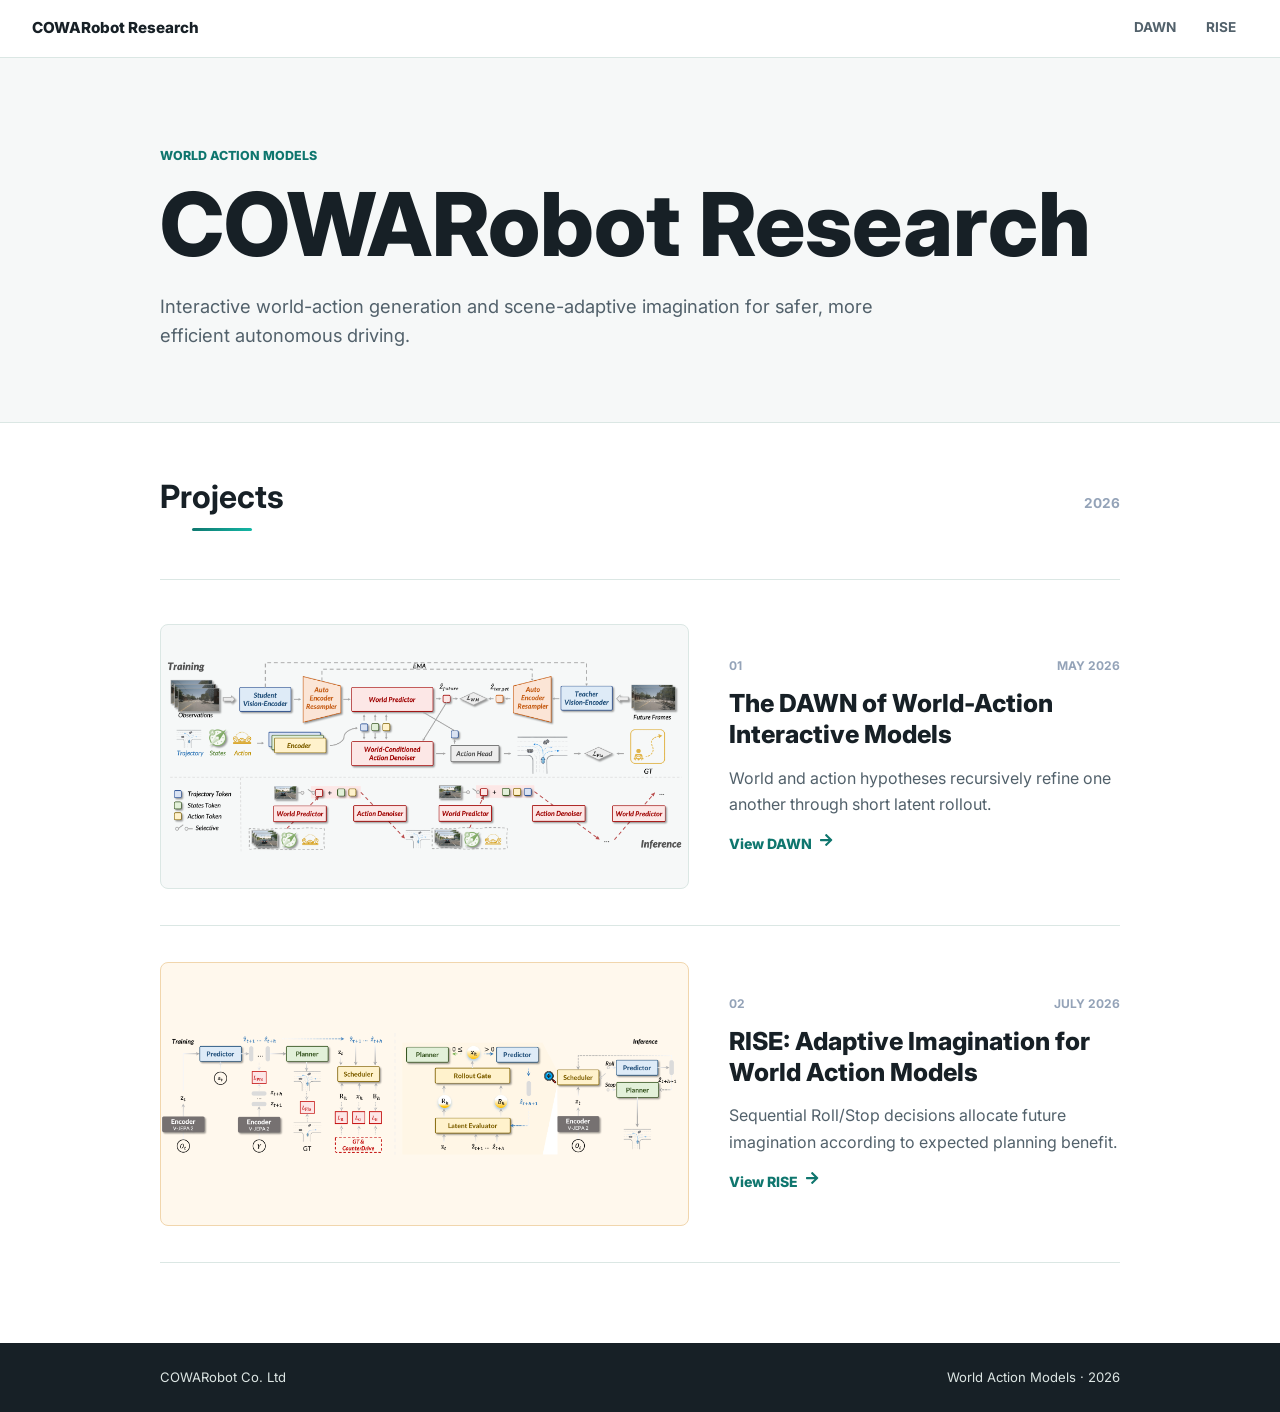
<file: index.html>
<!DOCTYPE html>
<html lang="en">
<head>
  <meta charset="utf-8">
  <meta name="viewport" content="width=device-width, initial-scale=1">
  <meta name="description" content="COWARobot research on world action models for autonomous driving, including DAWN and RISE.">
  <meta name="keywords" content="COWARobot, DAWN, RISE, world action models, autonomous driving, world models">
  <meta name="author" content="COWARobot">
  <meta property="og:type" content="website">
  <meta property="og:site_name" content="COWARobot Research">
  <meta property="og:title" content="COWARobot World Action Research">
  <meta property="og:description" content="DAWN and RISE: interactive and adaptive imagination for World Action Models.">
  <meta property="og:url" content="https://cowarobot-ai.github.io/">
  <meta property="og:image" content="https://cowarobot-ai.github.io/static/images/dawn_overview.png">
  <meta name="theme-color" content="#0f766e">

  <title>COWARobot World Action Research</title>
  <link rel="canonical" href="https://cowarobot-ai.github.io/">
  <link rel="icon" type="image/x-icon" href="static/images/favicon.ico">
  <link rel="stylesheet" href="static/css/bulma.min.css">
  <link rel="stylesheet" href="static/css/fontawesome.all.min.css">
  <link rel="stylesheet" href="static/css/index.css?v=20260806-series">
  <link href="https://fonts.googleapis.com/css2?family=Inter:wght@400;500;600;700;800&display=swap" rel="stylesheet">
  <script defer src="static/js/fontawesome.all.min.js"></script>
</head>
<body class="series-home">
  <nav class="series-nav" aria-label="COWARobot research series">
    <a class="series-brand" href="./">COWARobot Research</a>
    <div class="series-links">
      <a href="DAWN/">DAWN</a>
      <a href="RISE/">RISE</a>
    </div>
  </nav>

  <main>
    <header class="series-intro">
      <div class="container is-max-desktop">
        <p class="series-kicker">World Action Models</p>
        <h1>COWARobot Research</h1>
        <p class="series-lede">Interactive world-action generation and scene-adaptive imagination for safer, more efficient autonomous driving.</p>
      </div>
    </header>

    <section class="section project-index" aria-labelledby="projects-title">
      <div class="container is-max-desktop">
        <div class="project-index-heading">
          <h2 id="projects-title" class="title is-3">Projects</h2>
          <span>2026</span>
        </div>

        <div class="project-list">
          <article class="project-entry">
            <a class="project-media" href="DAWN/" aria-label="Open the DAWN project page">
              <img src="static/images/dawn_overview.png" alt="DAWN architecture overview">
            </a>
            <div class="project-copy">
              <div class="project-meta"><span>01</span><span>May 2026</span></div>
              <h3><a href="DAWN/">The DAWN of World-Action Interactive Models</a></h3>
              <p>World and action hypotheses recursively refine one another through short latent rollout.</p>
              <a class="project-link" href="DAWN/">View DAWN <i class="fas fa-arrow-right" aria-hidden="true"></i></a>
            </div>
          </article>

          <article class="project-entry">
            <a class="project-media rise-media" href="RISE/" aria-label="Open the RISE project page">
              <img src="static/images/rise_overview.png" alt="RISE adaptive imagination overview" onerror="this.closest('.project-media').classList.add('is-missing')">
              <span class="project-media-fallback">RISE</span>
            </a>
            <div class="project-copy">
              <div class="project-meta"><span>02</span><span>July 2026</span></div>
              <h3><a href="RISE/">RISE: Adaptive Imagination for World Action Models</a></h3>
              <p>Sequential Roll/Stop decisions allocate future imagination according to expected planning benefit.</p>
              <a class="project-link" href="RISE/">View RISE <i class="fas fa-arrow-right" aria-hidden="true"></i></a>
            </div>
          </article>
        </div>
      </div>
    </section>
  </main>

  <footer class="series-footer">
    <div class="container is-max-desktop">
      <span>COWARobot Co. Ltd</span>
      <span>World Action Models · 2026</span>
    </div>
  </footer>
</body>
</html>
</file>
<file: static/css/index.css>
/* Modern CSS Variables for consistent theming */
:root {
  --primary-color: #2563eb;
  --primary-hover: #1d4ed8;
  --secondary-color: #64748b;
  --accent-color: #0ea5e9;
  --text-primary: #1e293b;
  --text-secondary: #64748b;
  --text-light: #94a3b8;
  --background-primary: #ffffff;
  --background-secondary: #f8fafc;
  --background-accent: #f1f5f9;
  --border-color: #e2e8f0;
  --shadow-sm: 0 1px 2px 0 rgb(0 0 0 / 0.05);
  --shadow-md: 0 4px 6px -1px rgb(0 0 0 / 0.1), 0 2px 4px -2px rgb(0 0 0 / 0.1);
  --shadow-lg: 0 10px 15px -3px rgb(0 0 0 / 0.1), 0 4px 6px -4px rgb(0 0 0 / 0.1);
  --shadow-xl: 0 20px 25px -5px rgb(0 0 0 / 0.1), 0 8px 10px -6px rgb(0 0 0 / 0.1);
  --gradient-primary: linear-gradient(135deg, #667eea 0%, #764ba2 100%);
  --gradient-accent: linear-gradient(135deg, #f093fb 0%, #f5576c 100%);
  --gradient-subtle: linear-gradient(135deg, #ffecd2 0%, #fcb69f 100%);
  --border-radius: 12px;
  --border-radius-lg: 16px;
  --transition: all 0.3s cubic-bezier(0.4, 0, 0.2, 1);
}

/* Smooth scrolling for better UX */
html {
  scroll-behavior: smooth;
}

body {
  font-family: 'Inter', 'Segoe UI', -apple-system, BlinkMacSystemFont, sans-serif;
  color: var(--text-primary);
  line-height: 1.6;
  font-size: 16px;
  background-color: var(--background-primary);
  -webkit-font-smoothing: antialiased;
  -moz-osx-font-smoothing: grayscale;
}


/* Modern Button Styles */
.button {
  border-radius: var(--border-radius) !important;
  font-weight: 600 !important;
  transition: var(--transition) !important;
  border: 2px solid transparent !important;
  position: relative;
  overflow: hidden;
}

.button.is-dark {
  background: var(--text-primary) !important;
  border: none !important;
  color: white !important;
  box-shadow: var(--shadow-md);
}

.button.is-dark:hover {
  transform: translateY(-2px);
  box-shadow: var(--shadow-lg);
  background: var(--primary-color) !important;
}

.button.is-dark:active {
  transform: translateY(0);
  box-shadow: var(--shadow-md);
}

.footer .icon-link {
    font-size: 25px;
    color: var(--text-secondary);
    transition: var(--transition);
}

.footer .icon-link:hover {
    color: var(--primary-color);
    transform: translateY(-2px);
}

.link-block a {
    margin: 8px 4px;
}

.dnerf {
  font-variant: small-caps;
}


/* Hero Section Modernization */
.hero {
  position: relative;
  overflow: hidden;
}

.hero.is-light {
  background: var(--background-secondary);
  border-top: 1px solid var(--border-color);
  border-bottom: 1px solid var(--border-color);
}

.hero-body {
  padding: 4rem 1.5rem;
}

.teaser .hero-body {
  padding-top: 2rem;
  padding-bottom: 4rem;
}

.teaser {
  font-family: 'Inter', sans-serif;
}


/* Publication Content Styling */
.publication-title {
    font-family: 'Inter', sans-serif !important;
    font-weight: 800 !important;
    color: var(--text-primary) !important;
    margin-bottom: 2rem !important;
    line-height: 1.1 !important;
}

.publication-banner {
  max-height: 70vh;
  border-radius: var(--border-radius-lg);
  overflow: hidden;
  box-shadow: var(--shadow-xl);
  margin: 2rem 0;
}

.publication-header .hero-body {
  padding: 6rem 1.5rem 4rem;
}

.publication-authors {
    font-family: 'Inter', sans-serif !important;
    font-weight: 500;
    margin-bottom: 1.5rem;
}

.publication-venue {
    color: var(--text-secondary);
    width: fit-content;
    font-weight: 600;
    background: var(--background-accent);
    padding: 0.5rem 1rem;
    border-radius: var(--border-radius);
    margin-top: 1rem;
    display: inline-block;
}

.publication-awards {
    color: #ef4444;
    width: fit-content;
    font-weight: 700;
    background: linear-gradient(135deg, #fef2f2, #fee2e2);
    padding: 0.5rem 1rem;
    border-radius: var(--border-radius);
    border-left: 4px solid #ef4444;
    margin-top: 1rem;
}

.publication-authors a {
   color: var(--primary-color) !important;
   text-decoration: none;
   font-weight: 600;
   transition: var(--transition);
   position: relative;
}

.publication-authors a::after {
    content: '';
    position: absolute;
    width: 0;
    height: 2px;
    bottom: -2px;
    left: 0;
    background: var(--gradient-accent);
    transition: var(--transition);
}

.publication-authors a:hover::after {
    width: 100%;
}

.publication-authors a:hover {
    color: var(--primary-hover) !important;
}

.author-block {
  display: inline-block;
  margin-right: 0.5rem;
}

.publication-affiliations {
  color: var(--text-secondary);
}

.publication-banner img {
  border-radius: var(--border-radius-lg);
  box-shadow: var(--shadow-lg);
  transition: var(--transition);
}

.publication-banner img:hover {
  transform: scale(1.02);
  box-shadow: var(--shadow-xl);
}

.publication-body img {
  border-radius: var(--border-radius);
  box-shadow: var(--shadow-md);
  transition: var(--transition);
}

.publication-body img:hover {
  transform: translateY(-2px);
  box-shadow: var(--shadow-lg);
}

/* Pagination and Misc Improvements */
.slider-pagination .slider-page {
  background: var(--primary-color);
  border-radius: 50%;
  transition: var(--transition);
}

.slider-pagination .slider-page.is-active {
  background: var(--primary-hover);
  transform: scale(1.2);
}

.eql-cntrb { 
  font-size: 0.875rem;
  color: var(--text-light);
  font-style: italic;
}

/* Section Titles */
.title.is-3 {
  font-family: 'Inter', sans-serif !important;
  font-weight: 700 !important;
  color: var(--text-primary);
  margin-bottom: 2rem !important;
  position: relative;
  padding-bottom: 1rem;
}

.title.is-3::after {
  content: '';
  position: absolute;
  bottom: 0;
  left: 50%;
  transform: translateX(-50%);
  width: 60px;
  height: 3px;
  background: var(--gradient-accent);
  border-radius: 2px;
}

/* Content Improvements */
.content.has-text-justified {
  font-size: 1.1rem;
  line-height: 1.8;
  color: var(--text-secondary);
}

.content.has-text-justified p {
  margin-bottom: 1.5rem;
}

/* Footer Improvements */
.footer {
  background: var(--background-secondary);
  border-top: 1px solid var(--border-color);
  padding: 3rem 1.5rem;
}

.footer .content {
  color: var(--text-secondary);
  line-height: 1.7;
}

.footer a {
  color: var(--primary-color);
  text-decoration: none;
  transition: var(--transition);
}

.footer a:hover {
  color: var(--primary-hover);
  text-decoration: underline;
}

/* BibTeX Styling */
pre {
  background: var(--background-accent) !important;
  border: 1px solid var(--border-color) !important;
  border-radius: var(--border-radius) !important;
  padding: 1.5rem !important;
  font-size: 0.9rem !important;
  overflow-x: auto;
  box-shadow: var(--shadow-sm);
}

code {
  background: var(--background-accent) !important;
  color: var(--text-primary) !important;
  font-family: 'SF Mono', 'Monaco', 'Cascadia Code', 'Roboto Mono', monospace !important;
}

/* BibTeX Section Improvements */
.bibtex-header {
  display: flex;
  justify-content: space-between;
  align-items: center;
  margin-bottom: 1rem;
}

.copy-bibtex-btn {
  background: var(--primary-color);
  color: white;
  border: none;
  border-radius: var(--border-radius);
  padding: 0.75rem 1rem;
  font-size: 0.9rem;
  font-weight: 600;
  cursor: pointer;
  transition: var(--transition);
  display: inline-flex;
  align-items: center;
  gap: 0.5rem;
}

.copy-bibtex-btn:hover {
  background: var(--primary-hover);
  transform: translateY(-2px);
  box-shadow: var(--shadow-md);
}

.copy-bibtex-btn.copied {
  background: #10b981;
}

.copy-bibtex-btn.copied .copy-text::after {
  content: "ied!";
}

/* Scroll to Top Button */
.scroll-to-top {
  position: fixed;
  bottom: 2rem;
  right: 2rem;
  width: 50px;
  height: 50px;
  background: var(--primary-color);
  color: white;
  border: none;
  border-radius: 50%;
  cursor: pointer;
  opacity: 0;
  visibility: hidden;
  transition: var(--transition);
  z-index: 999;
  display: flex;
  align-items: center;
  justify-content: center;
  font-size: 1.2rem;
  box-shadow: var(--shadow-lg);
}

.scroll-to-top:hover {
  background: var(--primary-hover);
  transform: translateY(-3px);
  box-shadow: var(--shadow-xl);
}

.scroll-to-top.visible {
  opacity: 1;
  visibility: visible;
}


/* Mobile Responsive Improvements */
@media screen and (max-width: 768px) {
  .hero-body {
    padding: 2rem 1rem;
  }
  
  .publication-header .hero-body {
    padding: 3rem 1rem 2rem;
  }
  
  .publication-title {
    font-size: 2.5rem !important;
    line-height: 1.2 !important;
    margin-bottom: 1.5rem !important;
  }
  
  .publication-authors {
    font-size: 1rem !important;
  }
  
  .button {
    margin: 0.25rem !important;
    font-size: 0.875rem !important;
    padding: 0.75rem 1rem !important;
  }
  
  .teaser .hero-body {
    padding: 1rem;
  }
  
  .content.has-text-justified {
    font-size: 1rem;
  }
}

@media screen and (max-width: 480px) {
  .publication-title {
    font-size: 2rem !important;
  }
  
  .hero-body {
    padding: 1.5rem 0.75rem;
  }
  
  .link-block {
    display: block;
    margin-bottom: 0.5rem;
  }
  
  .button {
    width: 100%;
    justify-content: center;
  }
}

/* Tablet Responsive */
@media screen and (min-width: 769px) and (max-width: 1024px) {
  .hero-body {
    padding: 3rem 2rem;
  }
  
  .publication-header .hero-body {
    padding: 4rem 2rem 3rem;
  }
}

/* Animation for page load */
@keyframes fadeInUp {
  from {
    opacity: 0;
    transform: translateY(30px);
  }
  to {
    opacity: 1;
    transform: translateY(0);
  }
}

.hero, .section {
  animation: fadeInUp 0.6s ease-out;
}

/* Improved focus states for accessibility */
.button:focus,
.related-works-btn:focus,
a:focus {
  outline: 2px solid var(--primary-color);
  outline-offset: 2px;
}


/* Print styles */
@media print {
  .hero, .section {
    animation: none;
  }
  
  .button {
    background: transparent !important;
    color: var(--text-primary) !important;
    box-shadow: none !important;
  }
}

/* DAWN project page */
:root {
  --primary-color: #0f766e;
  --primary-hover: #115e59;
  --accent-color: #2563eb;
  --text-primary: #172026;
  --text-secondary: #52616b;
  --background-secondary: #f6f8f8;
  --background-accent: #edf5f3;
  --border-color: #dbe7e4;
  --gradient-primary: linear-gradient(135deg, #0f766e 0%, #2563eb 100%);
  --gradient-accent: linear-gradient(135deg, #0f766e 0%, #14b8a6 100%);
  --border-radius: 8px;
  --border-radius-lg: 10px;
}

.publication-header {
  background:
    linear-gradient(180deg, rgba(255, 255, 255, 0.96), rgba(246, 248, 248, 0.9)),
    radial-gradient(circle at 18% 12%, rgba(20, 184, 166, 0.12), transparent 30%),
    radial-gradient(circle at 82% 24%, rgba(37, 99, 235, 0.10), transparent 32%);
  border-bottom: 1px solid var(--border-color);
}

.publication-header .publication-title {
  max-width: 980px;
  margin-left: auto;
  margin-right: auto;
}

.publication-links {
  margin-top: 1.5rem;
}

.paper-figure-section {
  padding-top: 2.5rem;
}

.paper-figure {
  max-width: 760px;
  margin: 0 auto;
  background: #ffffff;
  border: 1px solid var(--border-color);
  border-radius: var(--border-radius-lg);
  box-shadow: var(--shadow-lg);
  overflow: hidden;
}

.paper-figure.compact {
  max-width: none;
}

.paper-figure img {
  display: block;
  width: 100%;
  height: auto;
}

.paper-figure figcaption {
  color: var(--text-secondary);
  font-size: 0.95rem;
  font-weight: 500;
  padding: 0.85rem 1rem 1rem;
  text-align: center;
}

.result-figures {
  margin-top: 1.5rem;
}

.feature-grid {
  display: grid;
  gap: 1rem;
  grid-template-columns: repeat(3, minmax(0, 1fr));
  margin-top: 1.5rem;
}

.metric-grid {
  gap: 1rem;
  margin-top: 1.5rem;
}

.feature-card,
.metric-card {
  background: #ffffff;
  border: 1px solid var(--border-color);
  border-radius: var(--border-radius);
  box-shadow: var(--shadow-sm);
  padding: 1.25rem;
}

.metric-card.column {
  margin-bottom: 0;
}

.feature-card h3 {
  color: var(--text-primary);
  font-size: 1.05rem;
  font-weight: 700;
  margin-bottom: 0.6rem;
}

.feature-card p,
.metric-card p,
.result-summary p {
  color: var(--text-secondary);
}

.metric-value {
  color: var(--primary-color);
  display: block;
  font-size: 2rem;
  font-weight: 800;
  line-height: 1.1;
}

.metric-label {
  color: var(--text-primary);
  display: block;
  font-size: 0.9rem;
  font-weight: 700;
  margin: 0.45rem 0 0.7rem;
  text-transform: uppercase;
}

.result-summary {
  margin-top: 1.5rem;
}

.table-block {
  margin-top: 2rem;
}

.table-block .title {
  margin-bottom: 0.75rem;
}

.table-scroll {
  background: #ffffff;
  border: 1px solid var(--border-color);
  border-radius: var(--border-radius);
  box-shadow: var(--shadow-sm);
  overflow-x: auto;
}

.results-table.table {
  border-collapse: collapse;
  font-size: 0.9rem;
  min-width: 860px;
  width: 100%;
}

.results-table.table th,
.results-table.table td {
  border-bottom: 1px solid var(--border-color);
  padding: 0.65rem 0.75rem;
  text-align: center;
  white-space: nowrap;
}

.results-table.table th {
  background: var(--background-accent);
  color: var(--text-primary);
  font-weight: 800;
}

.results-table.table td:first-child,
.results-table.table th:first-child,
.results-table.table td:nth-child(2),
.results-table.table th:nth-child(2) {
  text-align: left;
}

.results-table.table tbody tr:last-child td {
  border-bottom: 0;
}

.results-table.table tbody tr:hover {
  background: #f9fbfb;
}

.results-table.table .ours-row {
  background: #eefaf7;
  color: var(--text-primary);
  font-weight: 800;
}

.results-table.table .ours-row:hover {
  background: #e4f6f2;
}

.table-note {
  color: var(--text-secondary);
  font-size: 0.85rem;
  margin-top: 0.55rem;
}

.bibtex-header {
  align-items: center;
  display: flex;
  gap: 1rem;
  justify-content: space-between;
}

#bibtex-code {
  background: #101820;
  border-radius: var(--border-radius);
  color: #edf5f3;
  overflow-x: auto;
  padding: 1.25rem;
}

.copy-bibtex-btn {
  align-items: center;
  background: var(--primary-color);
  border: 0;
  border-radius: var(--border-radius);
  color: #ffffff;
  cursor: pointer;
  display: inline-flex;
  font-weight: 700;
  gap: 0.45rem;
  padding: 0.65rem 0.9rem;
  transition: var(--transition);
}

.copy-bibtex-btn:hover,
.copy-bibtex-btn.copied {
  background: var(--primary-hover);
  transform: translateY(-1px);
}

@media screen and (max-width: 900px) {
  .feature-grid,
  .metric-grid {
    grid-template-columns: 1fr;
  }

}

@media screen and (max-width: 480px) {
  .metric-value {
    font-size: 1.7rem;
  }

  .bibtex-header {
    align-items: flex-start;
    flex-direction: column;
  }
}

/* Research series navigation */
.series-nav {
  align-items: center;
  background: rgba(255, 255, 255, 0.96);
  border-bottom: 1px solid var(--border-color);
  display: flex;
  height: 58px;
  justify-content: space-between;
  padding: 0 2rem;
  position: relative;
  z-index: 20;
}

.series-brand {
  color: var(--text-primary);
  font-size: 0.95rem;
  font-weight: 800;
}

.series-links {
  align-items: center;
  display: flex;
  gap: 0.35rem;
}

.series-links a {
  border-bottom: 2px solid transparent;
  color: var(--text-secondary);
  font-size: 0.85rem;
  font-weight: 700;
  padding: 0.55rem 0.75rem 0.45rem;
}

.series-links a:hover,
.series-links a.is-active {
  border-color: var(--primary-color);
  color: var(--text-primary);
}

/* Root project index */
.series-home {
  background: #ffffff;
}

.series-intro {
  background: #f6f8f8;
  border-bottom: 1px solid var(--border-color);
  padding: 5.5rem 1.5rem 4.5rem;
}

.series-kicker {
  color: var(--primary-color);
  font-size: 0.78rem;
  font-weight: 800;
  margin-bottom: 0.85rem;
  text-transform: uppercase;
}

.series-intro h1 {
  color: var(--text-primary);
  font-size: clamp(2.6rem, 7vw, 5.5rem);
  font-weight: 800;
  letter-spacing: 0;
  line-height: 1;
  margin: 0;
}

.series-lede {
  color: var(--text-secondary);
  font-size: 1.15rem;
  line-height: 1.6;
  margin-top: 1.5rem;
  max-width: 760px;
}

.project-index {
  padding-bottom: 5rem;
  padding-top: 3.5rem;
}

.project-index-heading {
  align-items: baseline;
  border-bottom: 1px solid var(--border-color);
  display: flex;
  justify-content: space-between;
  margin-bottom: 0.5rem;
  padding-bottom: 1rem;
}

.project-index-heading .title {
  margin: 0;
}

.project-index-heading span {
  color: var(--text-light);
  font-size: 0.85rem;
  font-weight: 700;
}

.project-entry {
  align-items: center;
  border-bottom: 1px solid var(--border-color);
  display: grid;
  gap: 2.5rem;
  grid-template-columns: minmax(0, 1.15fr) minmax(300px, 0.85fr);
  padding: 2.25rem 0;
}

.project-media {
  align-items: center;
  aspect-ratio: 16 / 8;
  background: #f6f8f8;
  border: 1px solid var(--border-color);
  border-radius: 8px;
  display: flex;
  justify-content: center;
  overflow: hidden;
  position: relative;
}

.project-media img {
  height: 100%;
  object-fit: contain;
  width: 100%;
}

.project-media-fallback {
  color: #b45309;
  display: none;
  font-size: 3rem;
  font-weight: 800;
}

.project-media.is-missing img {
  display: none;
}

.project-media.is-missing .project-media-fallback {
  display: block;
}

.rise-media {
  background: #fff8ed;
  border-color: #f1d6ad;
}

.project-meta {
  color: var(--text-light);
  display: flex;
  font-size: 0.75rem;
  font-weight: 700;
  justify-content: space-between;
  margin-bottom: 0.8rem;
  text-transform: uppercase;
}

.project-copy h3 {
  font-size: 1.55rem;
  font-weight: 800;
  line-height: 1.25;
  margin-bottom: 0.9rem;
}

.project-copy h3 a {
  color: var(--text-primary);
}

.project-copy p {
  color: var(--text-secondary);
  line-height: 1.65;
}

.project-link {
  color: var(--primary-color);
  display: inline-flex;
  font-size: 0.88rem;
  font-weight: 800;
  gap: 0.5rem;
  margin-top: 1rem;
}

.series-footer {
  background: #172026;
  color: #dce5e3;
  padding: 1.5rem;
}

.series-footer .container {
  display: flex;
  font-size: 0.82rem;
  justify-content: space-between;
}

/* RISE project page */
.rise-page {
  --primary-color: #b45309;
  --primary-hover: #92400e;
  --accent-color: #2563eb;
  --background-accent: #fff5e6;
  --border-color: #eadfce;
}

.rise-header {
  background: #fffaf2;
}

.rise-page .publication-venue {
  background: #ffedd5;
  color: #92400e;
}

.paper-figure.wide {
  max-width: 100%;
}

.rise-asset {
  min-height: 220px;
  position: relative;
}

.rise-asset .figure-fallback {
  align-items: center;
  background: #fff8ed;
  color: #92400e;
  display: none;
  flex-direction: column;
  gap: 0.45rem;
  justify-content: center;
  min-height: 220px;
  padding: 2rem;
  text-align: center;
}

.rise-asset .figure-fallback strong {
  font-size: 1.35rem;
}

.rise-asset .figure-fallback span {
  color: #7a6351;
  font-size: 0.85rem;
}

.rise-asset.is-missing img {
  display: none;
}

.rise-asset.is-missing .figure-fallback {
  display: flex;
}

.method-figure {
  margin-top: 2rem;
}

.counterdrive-section {
  background: #173a36;
  color: #f4fbf9;
}

.counterdrive-section .title,
.counterdrive-section .content,
.counterdrive-section .content p {
  color: #f4fbf9;
}

.dataset-stats {
  display: grid;
  gap: 0.75rem;
  grid-template-columns: repeat(2, minmax(0, 1fr));
}

.dataset-stats div {
  border-left: 2px solid #f59e0b;
  padding: 0.35rem 0 0.35rem 0.85rem;
}

.dataset-stats strong,
.dataset-stats span {
  display: block;
}

.dataset-stats strong {
  color: #ffffff;
  font-size: 1.65rem;
}

.dataset-stats span {
  color: #bcd1cc;
  font-size: 0.76rem;
  margin-top: 0.15rem;
}

.rise-page .metric-grid {
  flex-wrap: wrap;
}

.rise-page .metric-card {
  flex-basis: calc(25% - 1rem);
}

.rise-page .metric-value {
  color: #b45309;
}

.rise-page .results-table.table td:nth-child(2),
.rise-page .results-table.table th:nth-child(2) {
  text-align: center;
}

.rise-wide-table {
  min-width: 980px !important;
}

.analysis-section .paper-figure {
  height: 100%;
}

.ablation-tables {
  margin-top: 2rem;
}

.ablation-tables .results-table.table {
  min-width: 520px;
}

@media screen and (max-width: 900px) {
  .project-entry {
    gap: 1.5rem;
    grid-template-columns: 1fr;
  }

  .project-copy {
    max-width: 680px;
  }

  .rise-page .metric-card {
    flex-basis: calc(50% - 1rem);
  }
}

@media screen and (max-width: 600px) {
  .series-nav {
    height: 54px;
    padding: 0 1rem;
  }

  .series-brand {
    font-size: 0.82rem;
  }

  .series-links a {
    padding-left: 0.55rem;
    padding-right: 0.55rem;
  }

  .series-intro {
    padding: 4rem 1rem 3rem;
  }

  .series-intro h1 {
    font-size: 2.8rem;
  }

  .project-entry {
    padding: 1.5rem 0;
  }

  .project-copy h3 {
    font-size: 1.25rem;
  }

  .series-footer .container {
    flex-direction: column;
    gap: 0.35rem;
  }

  .dataset-stats {
    grid-template-columns: 1fr;
  }

  .rise-page .metric-card {
    flex-basis: 100%;
  }
}
</file>
